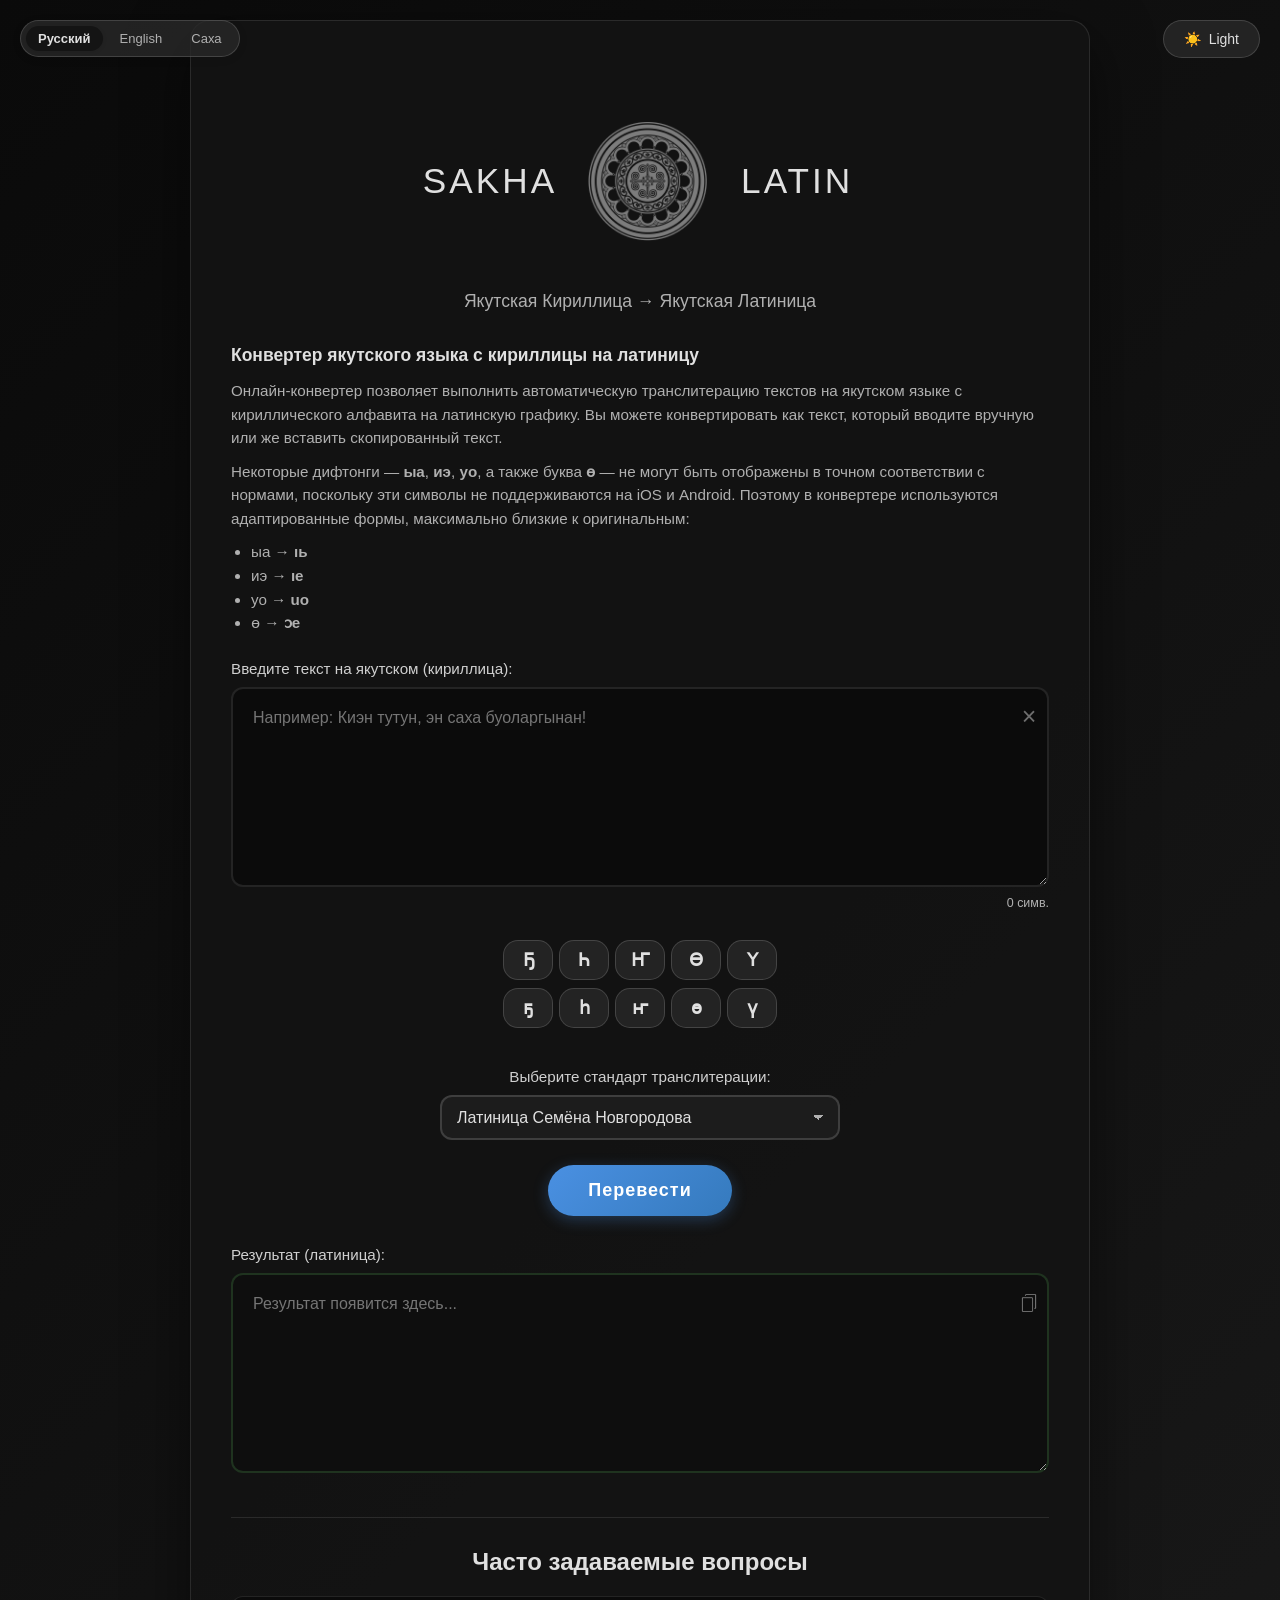
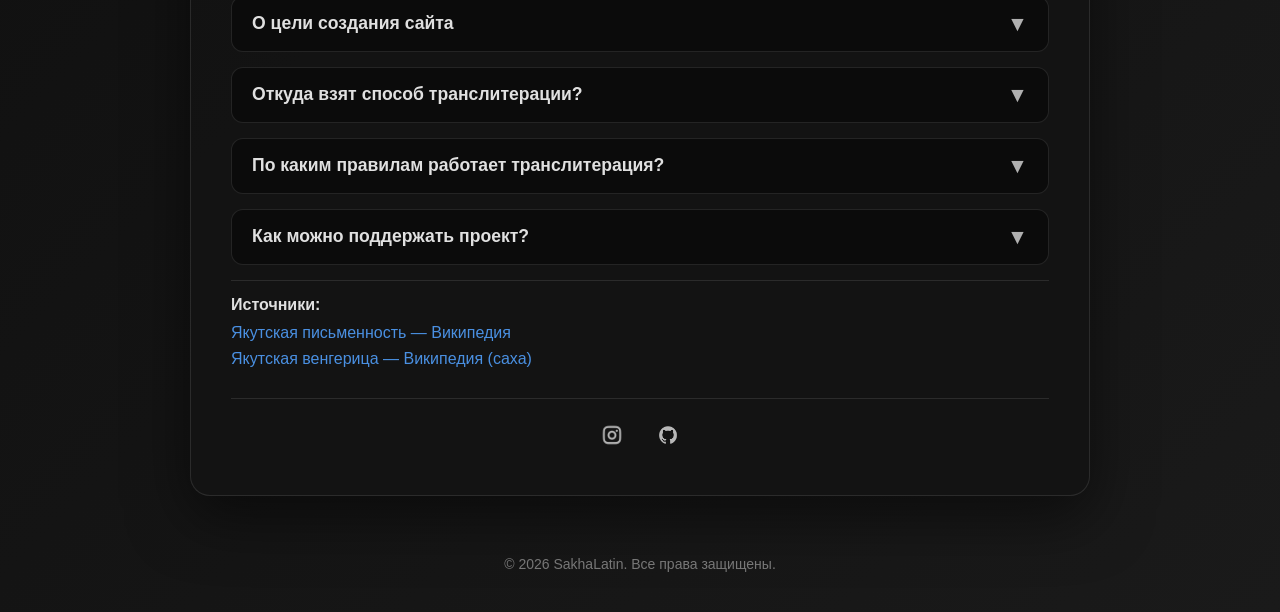
<file: index.html>
<!DOCTYPE html>
<html lang="ru">
<head>
    <meta charset="UTF-8">
    <meta name="viewport" content="width=device-width, initial-scale=1.0">
    <meta name="description" content="SakhaLatin — инструмент для транслитерации саха (якутской) кириллицы в латиницу, основанный на историческом алфавите Новгородова." data-i18n="meta_description">
    <title>SakhaLatin — Кириллица → Латиница</title>
    <link rel="icon" type="image/png" href="attributes/haryskhal.png">
    <link rel="shortcut icon" type="image/png" href="attributes/haryskhal.png">
    <link rel="stylesheet" href="style.css">

    <!-- Google Analytics -->
    <script async src="https://www.googletagmanager.com/gtag/js?id=G-G4NEH7TP8F"></script>
    <script>
        window.dataLayer = window.dataLayer || [];
        function gtag(){ dataLayer.push(arguments); }
        gtag('js', new Date());
        gtag('config', 'G-G4NEH7TP8F');
    </script>
</head>
<body>

    <div class="lang-switcher">
        <button class="lang-btn" data-lang="ru">Русский</button>
        <button class="lang-btn" data-lang="en">English</button>
        <button class="lang-btn" data-lang="sah">Саха</button>
    </div>

    <button class="theme-toggle" id="theme-toggle" aria-label="Toggle theme">
        <span id="theme-icon">☀️</span>
        <span id="theme-text">Light</span>
    </button>

    <div class="container">

        <div class="logo-header">
            <div class="logo-text">Sakha</div>
            <div class="logo-container">
                <img src="attributes/haryskhal.png" alt="SakhaLatin logo" class="logo-image" />
            </div>
            <div class="logo-text">Latin</div>
        </div>

        <h1 class="main-subtitle" data-i18n="subtitle">Якутская Кириллица → Якутская Латиница</h1>

        <div class="intro-block">
            <h2 data-i18n="intro_title">Конвертер якутского языка с кириллицы на латиницу</h2>
            <p data-i18n="intro_text">
                Онлайн-конвертер позволяет выполнить автоматическую транслитерацию текстов на якутском языке
                с кириллического алфавита на латинскую графику. Вы можете конвертировать как текст,
                который вводите вручную или же вставить скопированный текст.
            </p>
            <p data-i18n="intro_p3">
                Некоторые дифтонги — <b>ыа</b>, <b>иэ</b>, <b>уο</b>, а также буква <b>ө</b> —
                не могут быть отображены в точном соответствии с нормами, поскольку эти символы
                не поддерживаются на iOS и Android. Поэтому в конвертере используются адаптированные
                формы, максимально близкие к оригинальным:
            </p>
            <ul>
                <li>ыа → <b>ıь</b></li>
                <li>иэ → <b>ıe</b></li>
                <li>уо → <b>uo</b></li>
                <li>ө → <b>ɔe</b></li>
            </ul>
        </div>

        <div class="input-section">
            <label class="field-label" for="input-text" data-i18n="input_label">Введите текст на якутском (кириллица):</label>
            <div class="textarea-wrapper">
                <textarea
                    id="input-text"
                    placeholder="Например: Киэн тутун, эн саха буоларгынан!"
                    data-i18n="input_placeholder"
                    aria-label="Cyrillic input"
                ></textarea>
                <button class="clear-btn" id="clear-btn" aria-label="Clear input" title="Clear" data-i18n="clear_title">×</button>
            </div>
            <div class="char-count" id="char-count" aria-live="polite">0 симв.</div>
        </div>

        <div class="special-chars-section">
            <div class="special-chars-grid" id="special-chars-grid-uppercase"></div>
            <div class="special-chars-grid" id="special-chars-grid-lowercase"></div>
        </div>

        <div class="alphabet-select-section">
            <label class="field-label" for="alphabet-select" data-i18n="select_label">Выберите стандарт транслитерации:</label>
            <select id="alphabet-select" class="alphabet-select" aria-label="Transliteration system">
                <option value="novgorodov" data-i18n="option_novgorodov">Латиница Семёна Новгородова</option>
                <option value="vengeritsa" data-i18n="option_vengeritsa">Венгерица</option>
                <option value="yanalif"    data-i18n="option_yanalif">Яналиф</option>
            </select>
        </div>

        <div class="button-container">
            <button class="translate-btn" id="translate-btn" data-i18n="translate_btn">Перевести</button>
        </div>

        <div class="output-section">
            <label class="field-label" for="output-text" data-i18n="output_label">Результат (латиница):</label>
            <div class="textarea-wrapper">
                <textarea
                    id="output-text"
                    class="output-textarea"
                    readonly
                    placeholder="Результат появится здесь..."
                    data-i18n="output_placeholder"
                    aria-label="Latin output"
                    aria-live="polite"
                ></textarea>
                <button class="copy-btn" id="copy-btn" aria-label="Copy output" title="Copy" data-i18n="copy_title">
                    <img src="attributes/copy.png" alt="Copy" />
                </button>
            </div>
        </div>

        <div class="faq-section">
            <h2 class="faq-title" data-i18n="faq_title">Часто задаваемые вопросы</h2>

            <div class="faq-item">
                <div class="faq-question">
                    <span data-i18n="faq_q1">О цели создания сайта</span>
                    <span class="faq-question-icon" aria-hidden="true">▼</span>
                </div>
                <div class="faq-answer" data-i18n="faq_a1">Этот сайт создан не для коммерческого использования, а для всеобщего доступа.</div>
            </div>

            <div class="faq-item">
                <div class="faq-question">
                    <span data-i18n="faq_q2">Откуда взят способ транслитерации?</span>
                    <span class="faq-question-icon" aria-hidden="true">▼</span>
                </div>
                <div class="faq-answer" data-i18n="faq_a2">Транслитерация основана на исторических системах.</div>
            </div>

            <div class="faq-item">
                <div class="faq-question">
                    <span data-i18n="faq_q3">По каким правилам работает транслитерация?</span>
                    <span class="faq-question-icon" aria-hidden="true">▼</span>
                </div>
                <div class="faq-answer" data-i18n="faq_a3">Система основана на соответствии один-к-одному.</div>
            </div>

            <div class="faq-item">
                <div class="faq-question">
                    <span data-i18n="faq_q4">Как можно поддержать проект?</span>
                    <span class="faq-question-icon" aria-hidden="true">▼</span>
                </div>
                <div class="faq-answer" data-i18n="faq_a4">Поддержать проект можно через репосты.</div>
            </div>

            <div class="faq-sources">
                <div class="faq-sources-title" data-i18n="faq_sources_title">Источники:</div>
                <ul class="faq-sources-list">
                    <li>
                        <a href="https://ru.wikipedia.org/wiki/Якутская_письменность" target="_blank" rel="noopener noreferrer" data-i18n="faq_source1">Якутская письменность — Википедия</a>
                    </li>
                    <li>
                        <a href="https://sah.wikipedia.org/wiki/Кыттааччы:Timiriliev/Якутская_венгерица" target="_blank" rel="noopener noreferrer" data-i18n="faq_source2">Якутская венгерица — Википедия (саха)</a>
                    </li>
                </ul>
            </div>
        </div>

        <div class="footer-links">
            <a href="https://www.instagram.com/sakhalatin" target="_blank" rel="noopener noreferrer" title="Contact me on Instagram" data-i18n="contact_title">
                <img src="attributes/instagram.png" alt="Instagram" />
            </a>
            <a href="https://github.com/aisensivtsev/sakhalatin" target="_blank" rel="noopener noreferrer" title="GitHub">
                <img src="attributes/github.png" alt="GitHub" />
            </a>
        </div>

    </div><!-- /.container -->

    <div class="toast" id="toast" role="status" aria-live="polite"></div>

    <footer style="text-align:center; margin-top:40px; padding:20px; color:#777; font-size:14px;">
        <p data-i18n="footer_copyright">© 2026 SakhaLatin. All rights reserved.</p>
    </footer>

    <script src="script.js"></script>
</body>
</html>
</file>
<file: style.css>
:root {
    --bg-container: rgba(20, 20, 20, 0.95);
    --bg-textarea: rgba(10, 10, 10, 0.8);
    --bg-output: rgba(15, 15, 15, 0.9);
    --bg-char-btn: rgba(40, 40, 40, 0.8);
    --bg-char-btn-hover: rgba(60, 60, 60, 0.9);
    --bg-select: rgba(30, 30, 30, 0.9);
    --text-primary: #e0e0e0;
    --text-secondary: #b0b0b0;
    --text-label: #d0d0d0;
    --text-char-label: #c0c0c0;
    --border-color: rgba(255, 255, 255, 0.1);
    --border-textarea: rgba(255, 255, 255, 0.1);
    --border-output: rgba(100, 200, 100, 0.2);
    --border-char-btn: rgba(255, 255, 255, 0.15);
    --border-select: rgba(255, 255, 255, 0.15);
    --shadow-container: 0 20px 60px rgba(0, 0, 0, 0.5);
    --shadow-char-btn: 0 4px 12px rgba(255, 255, 255, 0.1);
}

[data-theme="light"] {
    --bg-container: rgba(255, 255, 255, 0.95);
    --bg-textarea: rgba(250, 250, 250, 0.9);
    --bg-output: rgba(245, 255, 245, 0.9);
    --bg-char-btn: rgba(240, 240, 240, 0.9);
    --bg-char-btn-hover: rgba(220, 220, 220, 0.95);
    --bg-select: rgba(245, 245, 245, 0.9);
    --text-primary: #1a1a1a;
    --text-secondary: #666666;
    --text-label: #333333;
    --text-char-label: #555555;
    --border-color: rgba(0, 0, 0, 0.1);
    --border-textarea: rgba(0, 0, 0, 0.15);
    --border-output: rgba(50, 150, 50, 0.3);
    --border-char-btn: rgba(0, 0, 0, 0.2);
    --border-select: rgba(0, 0, 0, 0.2);
    --shadow-container: 0 20px 60px rgba(0, 0, 0, 0.15);
    --shadow-char-btn: 0 4px 12px rgba(0, 0, 0, 0.1);
    --body-bg-color: #ffffff;
}

* {
    margin: 0;
    padding: 0;
    box-sizing: border-box;
}

html {
    transition: background 0.3s ease;
}

html[data-theme="dark"] {
    background: linear-gradient(135deg, #0a0a0a 0%, #1a1a1a 100%);
}

html[data-theme="light"] {
    background: linear-gradient(135deg, #f5f5f5 0%, #e8e8e8 100%);
}

body {
    font-family: -apple-system, BlinkMacSystemFont, 'Segoe UI', Roboto, Oxygen, Ubuntu, Cantarell, sans-serif;
    background: var(--body-bg-color);
    color: var(--text-primary);
    min-height: 100vh;
    display: flex;
    flex-direction: column;
    align-items: center;
    justify-content: center;
    padding: 20px;
    transition: color 0.3s ease, background 0.3s ease;
    position: relative;
}

.container {
    width: 100%;
    max-width: 900px;
    background: var(--bg-container);
    border-radius: 20px;
    padding: 40px;
    box-shadow: var(--shadow-container);
    border: 1px solid var(--border-color);
    transition: background 0.3s ease, border-color 0.3s ease, box-shadow 0.3s ease;
}

/* ── Language switcher ── */
.lang-switcher {
    position: absolute;
    top: 20px;
    left: 20px;
    display: flex;
    gap: 5px;
    background: var(--bg-char-btn);
    border: 1px solid var(--border-char-btn);
    border-radius: 50px;
    padding: 5px;
    z-index: 100;
    box-shadow: 0 2px 8px rgba(0,0,0,0.1);
}

.lang-btn {
    background: transparent;
    border: none;
    color: var(--text-secondary);
    padding: 5px 12px;
    cursor: pointer;
    border-radius: 50px;
    font-size: 13px;
    font-weight: 500;
    transition: all 0.3s ease;
}

.lang-btn:hover {
    color: var(--text-primary);
    background: var(--bg-char-btn-hover);
}

.lang-btn.active {
    background: var(--bg-container);
    color: var(--text-primary);
    box-shadow: 0 1px 4px rgba(0,0,0,0.1);
    font-weight: 600;
}

/* ── Theme toggle ── */
.theme-toggle {
    position: absolute;
    top: 20px;
    right: 20px;
    background: var(--bg-char-btn);
    border: 1px solid var(--border-char-btn);
    border-radius: 50px;
    padding: 10px 20px;
    cursor: pointer;
    font-size: 14px;
    color: var(--text-primary);
    display: flex;
    align-items: center;
    gap: 8px;
    transition: all 0.3s ease;
    z-index: 100;
}

.theme-toggle:hover {
    background: var(--bg-char-btn-hover);
    transform: translateY(-2px);
    box-shadow: var(--shadow-char-btn);
}

/* ── Logo header ── */
.logo-header {
    display: flex;
    align-items: center;
    justify-content: center;
    gap: 30px;
    margin-bottom: 30px;
    padding: 20px 0;
    margin-top: 40px;
}

.logo-text {
    font-size: 2.2em;
    font-weight: 300;
    letter-spacing: 3px;
    color: var(--text-primary);
    text-transform: uppercase;
    min-width: 120px;
    text-align: center;
    transition: color 0.3s ease;
}

.logo-container {
    width: 120px;
    height: 120px;
    display: flex;
    align-items: center;
    justify-content: center;
    flex-shrink: 0;
}

.logo-image {
    width: 100%;
    height: 100%;
    object-fit: contain;
}

/* ── Intro text ── */
.main-subtitle {
    text-align: center;
    margin-bottom: 30px;
    color: var(--text-secondary);
    font-size: 1.1em;
    font-weight: 400;
    transition: color 0.3s ease;
}

.intro-block {
    margin-bottom: 25px;
    line-height: 1.55;
    color: var(--text-secondary);
    font-size: 0.95em;
}

.intro-block h2 {
    font-size: 1.15em;
    margin-bottom: 10px;
    color: var(--text-primary);
    font-weight: 600;
}

.intro-block p {
    margin-top: 10px;
}

.intro-block ul {
    margin-top: 10px;
    padding-left: 20px;
}

/* ── Textarea & labels ── */
.input-section {
    margin-bottom: 15px;
    position: relative;
}

.textarea-wrapper {
    position: relative;
}

.field-label {
    display: block;
    margin-bottom: 10px;
    color: var(--text-label);
    font-size: 0.95em;
    font-weight: 500;
    transition: color 0.3s ease;
    cursor: pointer;
}

textarea {
    width: 100%;
    min-height: 200px;
    padding: 20px 50px 20px 20px;
    background: var(--bg-textarea);
    border: 2px solid var(--border-textarea);
    border-radius: 12px;
    color: var(--text-primary);
    font-size: 16px;
    font-family: inherit;
    resize: vertical;
    transition: border-color 0.3s ease, box-shadow 0.3s ease, background 0.3s ease, color 0.3s ease;
}

textarea:focus {
    outline: none;
    border-color: rgba(100, 150, 255, 0.5);
    box-shadow: 0 0 20px rgba(100, 150, 255, 0.2);
}

/* ── Char count ── */
.char-count {
    text-align: right;
    font-size: 0.78em;
    color: var(--text-secondary);
    margin-top: 5px;
    transition: color 0.3s ease;
}

/* ── Clear / copy buttons ── */
.clear-btn, .copy-btn {
    position: absolute;
    top: 15px;
    right: 5px;
    background: transparent;
    border: none;
    cursor: pointer;
    font-size: 25px;
    color: var(--text-secondary);
    padding: 5px;
    border-radius: 50%;
    width: 30px;
    height: 30px;
    display: flex;
    align-items: center;
    justify-content: center;
    transition: all 0.3s ease;
    opacity: 0.6;
    transform: none;
}

.clear-btn:hover, .copy-btn:hover {
    opacity: 1;
    background: var(--bg-char-btn);
    color: var(--text-primary);
    transform: scale(1.1);
}

.copy-btn img {
    width: 18px;
    height: 18px;
    object-fit: contain;
    transition: opacity 0.3s ease, filter 0.3s ease;
    pointer-events: none;
}

html[data-theme="dark"] .copy-btn img {
    filter: invert(1) brightness(1.2);
    opacity: 0.7;
}

html[data-theme="light"] .copy-btn img {
    filter: brightness(0.6);
    opacity: 0.6;
}

.copy-btn:hover img { opacity: 1; }
html[data-theme="dark"] .copy-btn:hover img { filter: invert(1) brightness(1.5); }
html[data-theme="light"] .copy-btn:hover img { filter: brightness(0.4); }

/* ── Output section ── */
.output-section {
    position: relative;
    margin-top: 30px;
}

.copy-btn { right: 5px; }

.output-textarea {
    background: var(--bg-output);
    border: 2px solid var(--border-output);
    padding: 20px 50px 20px 20px;
    transition: border-color 0.3s ease, box-shadow 0.3s ease, background 0.3s ease;
}

.output-textarea:focus {
    border-color: rgba(100, 200, 100, 0.4);
    box-shadow: 0 0 20px rgba(100, 200, 100, 0.15);
}

/* ── Special chars ── */
.special-chars-section {
    margin-top: 15px;
    margin-bottom: 25px;
    padding: 15px 0;
    display: flex;
    flex-direction: column;
    gap: 8px;
}

.special-chars-grid {
    display: grid;
    grid-template-columns: repeat(auto-fit, minmax(50px, 1fr));
    gap: 6px;
    max-width: 100%;
    margin: 0 auto;
}

.char-btn {
    background: var(--bg-char-btn);
    color: var(--text-primary);
    border: 1px solid var(--border-char-btn);
    padding: 8px 4px;
    border-radius: 15px;
    cursor: pointer;
    font-size: 12px;
    font-weight: 500;
    transition: all 0.3s ease;
    display: flex;
    align-items: center;
    justify-content: center;
}

.char-btn:hover {
    background: var(--bg-char-btn-hover);
    border-color: var(--border-char-btn);
    transform: translateY(-2px);
    box-shadow: var(--shadow-char-btn);
}

.char-btn:active { transform: translateY(0); }

.char-cyrillic {
    font-size: 18px;
    font-weight: 600;
}

/* ── Alphabet select ── */
.alphabet-select-section {
    margin-bottom: 25px;
    text-align: center;
}

.alphabet-select {
    width: 100%;
    max-width: 400px;
    padding: 12px 15px;
    font-size: 16px;
    font-weight: 500;
    color: var(--text-primary);
    background-color: var(--bg-select);
    border: 2px solid var(--border-select);
    border-radius: 12px;
    cursor: pointer;
    appearance: none;
    -webkit-appearance: none;
    background-image: linear-gradient(45deg, transparent 50%, var(--text-secondary) 50%),
                      linear-gradient(135deg, var(--text-secondary) 50%, transparent 50%);
    background-position: calc(100% - 20px) calc(1em + 2px), calc(100% - 15px) calc(1em + 2px);
    background-size: 5px 5px, 5px 5px;
    background-repeat: no-repeat;
    transition: all 0.3s ease;
}

.alphabet-select:focus {
    outline: none;
    border-color: rgba(100, 150, 255, 0.5);
    box-shadow: 0 0 20px rgba(100, 150, 255, 0.2);
}

.alphabet-select option {
    background: var(--bg-container);
    color: var(--text-primary);
    padding: 10px;
}

/* ── Translate button ── */
.button-container {
    display: flex;
    justify-content: center;
    margin-bottom: 30px;
}

.translate-btn {
    background: linear-gradient(135deg, #4a90e2 0%, #357abd 100%);
    color: white;
    border: none;
    padding: 15px 40px;
    font-size: 18px;
    font-weight: 600;
    border-radius: 50px;
    cursor: pointer;
    transition: all 0.3s ease;
    box-shadow: 0 4px 15px rgba(74, 144, 226, 0.3);
    letter-spacing: 1px;
}

.translate-btn:hover {
    transform: translateY(-2px);
    box-shadow: 0 6px 25px rgba(74, 144, 226, 0.5);
    background: linear-gradient(135deg, #5aa0f2 0%, #458acd 100%);
}

.translate-btn:active { transform: translateY(0); }

/* ── Toast ── */
.toast {
    position: fixed;
    bottom: 20px;
    right: 20px;
    background: var(--bg-container);
    color: var(--text-primary);
    padding: 12px 20px;
    border-radius: 8px;
    box-shadow: var(--shadow-container);
    border: 1px solid var(--border-color);
    opacity: 0;
    transform: translateY(20px);
    transition: all 0.3s ease;
    z-index: 1000;
}

.toast.show {
    opacity: 1;
    transform: translateY(0);
}

/* ── FAQ ── */
.faq-section {
    margin-top: 40px;
    padding-top: 30px;
    border-top: 1px solid var(--border-color);
}

.faq-title {
    font-size: 1.5em;
    font-weight: 600;
    color: var(--text-primary);
    margin-bottom: 20px;
    text-align: center;
    transition: color 0.3s ease;
}

.faq-item {
    margin-bottom: 15px;
    background: var(--bg-textarea);
    border: 1px solid var(--border-color);
    border-radius: 12px;
    overflow: hidden;
    transition: all 0.3s ease;
}

.faq-item:hover {
    border-color: rgba(100, 150, 255, 0.3);
    box-shadow: 0 2px 8px rgba(0, 0, 0, 0.1);
}

.faq-item.active { border-color: rgba(100, 150, 255, 0.5); }

.faq-question {
    font-size: 1.1em;
    font-weight: 600;
    color: var(--text-primary);
    padding: 15px 20px;
    cursor: pointer;
    display: flex;
    justify-content: space-between;
    align-items: center;
    transition: color 0.3s ease, background 0.3s ease;
    user-select: none;
}

.faq-question:hover { background: var(--bg-char-btn); }

.faq-question-icon {
    font-size: 1.2em;
    transition: transform 0.3s ease;
    color: var(--text-secondary);
    flex-shrink: 0;
    margin-left: 15px;
}

.faq-item.active .faq-question-icon { transform: rotate(180deg); }

.faq-answer {
    font-size: 0.95em;
    color: var(--text-secondary);
    line-height: 1.6;
    padding: 0 20px;
    max-height: 0;
    overflow: hidden;
    transition: max-height 0.3s ease, padding 0.3s ease, color 0.3s ease;
}

.faq-item.active .faq-answer {
    max-height: 1000px;
    padding: 0 20px 15px 20px;
}

.faq-answer a {
    color: #4a90e2;
    text-decoration: none;
    transition: color 0.3s ease;
}

.faq-answer a:hover {
    color: #5aa0f2;
    text-decoration: underline;
}

.faq-sources {
    margin-top: 15px;
    padding-top: 15px;
    border-top: 1px solid var(--border-color);
}

.faq-sources-title {
    font-size: 1em;
    font-weight: 600;
    color: var(--text-primary);
    margin-bottom: 10px;
    transition: color 0.3s ease;
}

.faq-sources-list {
    list-style: none;
    padding: 0;
}

.faq-sources-list li { margin-bottom: 8px; }

.faq-sources-list a {
    color: #4a90e2;
    text-decoration: none;
    transition: color 0.3s ease;
    word-break: break-all;
}

.faq-sources-list a:hover {
    color: #5aa0f2;
    text-decoration: underline;
}

/* ── Footer links ── */
.footer-links {
    text-align: center;
    margin-top: 30px;
    padding-top: 20px;
    border-top: 1px solid var(--border-color);
}

.footer-links a {
    display: inline-block;
    width: 32px;
    height: 32px;
    margin: 0 10px;
    transition: opacity 0.3s ease, transform 0.3s ease;
}

.footer-links a:hover {
    opacity: 1;
    transform: scale(1.1);
}

.footer-links img {
    width: 100%;
    height: 100%;
    object-fit: contain;
    transition: filter 0.3s ease, opacity 0.3s ease;
}

html[data-theme="dark"] .footer-links img { filter: invert(1) brightness(1.2); opacity: 0.7; }
html[data-theme="light"] .footer-links img { filter: brightness(0.6); opacity: 0.6; }
html[data-theme="dark"] .footer-links a:hover img { filter: invert(1) brightness(1.5); opacity: 1; }
html[data-theme="light"] .footer-links a:hover img { filter: brightness(0.4); opacity: 1; }

/* ── Responsive ── */
@media (max-width: 768px) {
    .container { padding: 25px; }

    .lang-switcher { top: 10px; left: 10px; padding: 4px; gap: 4px; }
    .lang-btn { font-size: 11px; padding: 4px 8px; }

    .theme-toggle { top: 10px; right: 10px; padding: 8px 15px; font-size: 12px; }

    .logo-header { gap: 15px; margin-bottom: 20px; padding: 15px 0; margin-top: 45px; }
    .logo-text { font-size: 1.5em; min-width: 80px; letter-spacing: 2px; }
    .logo-container { width: 80px; height: 80px; }

    .special-chars-grid { grid-template-columns: repeat(auto-fit, minmax(45px, 1fr)); gap: 5px; }
    .char-btn { padding: 6px 3px; font-size: 11px; }
    .char-cyrillic { font-size: 16px; }

    .clear-btn, .copy-btn { width: 25px; height: 25px; font-size: 25px; top: 12px; transform: none; }
    .clear-btn:hover, .copy-btn:hover { transform: scale(1.1); }
    .copy-btn img { width: 16px; height: 16px; }

    .faq-section { margin-top: 30px; padding-top: 20px; }
    .faq-title { font-size: 1.3em; margin-bottom: 15px; }
    .faq-item { margin-bottom: 12px; }
    .faq-question { font-size: 1em; padding: 12px 15px; }
    .faq-answer { padding: 0 15px; font-size: 0.9em; }
    .faq-item.active .faq-answer { padding: 0 15px 12px 15px; }
}
</file>
